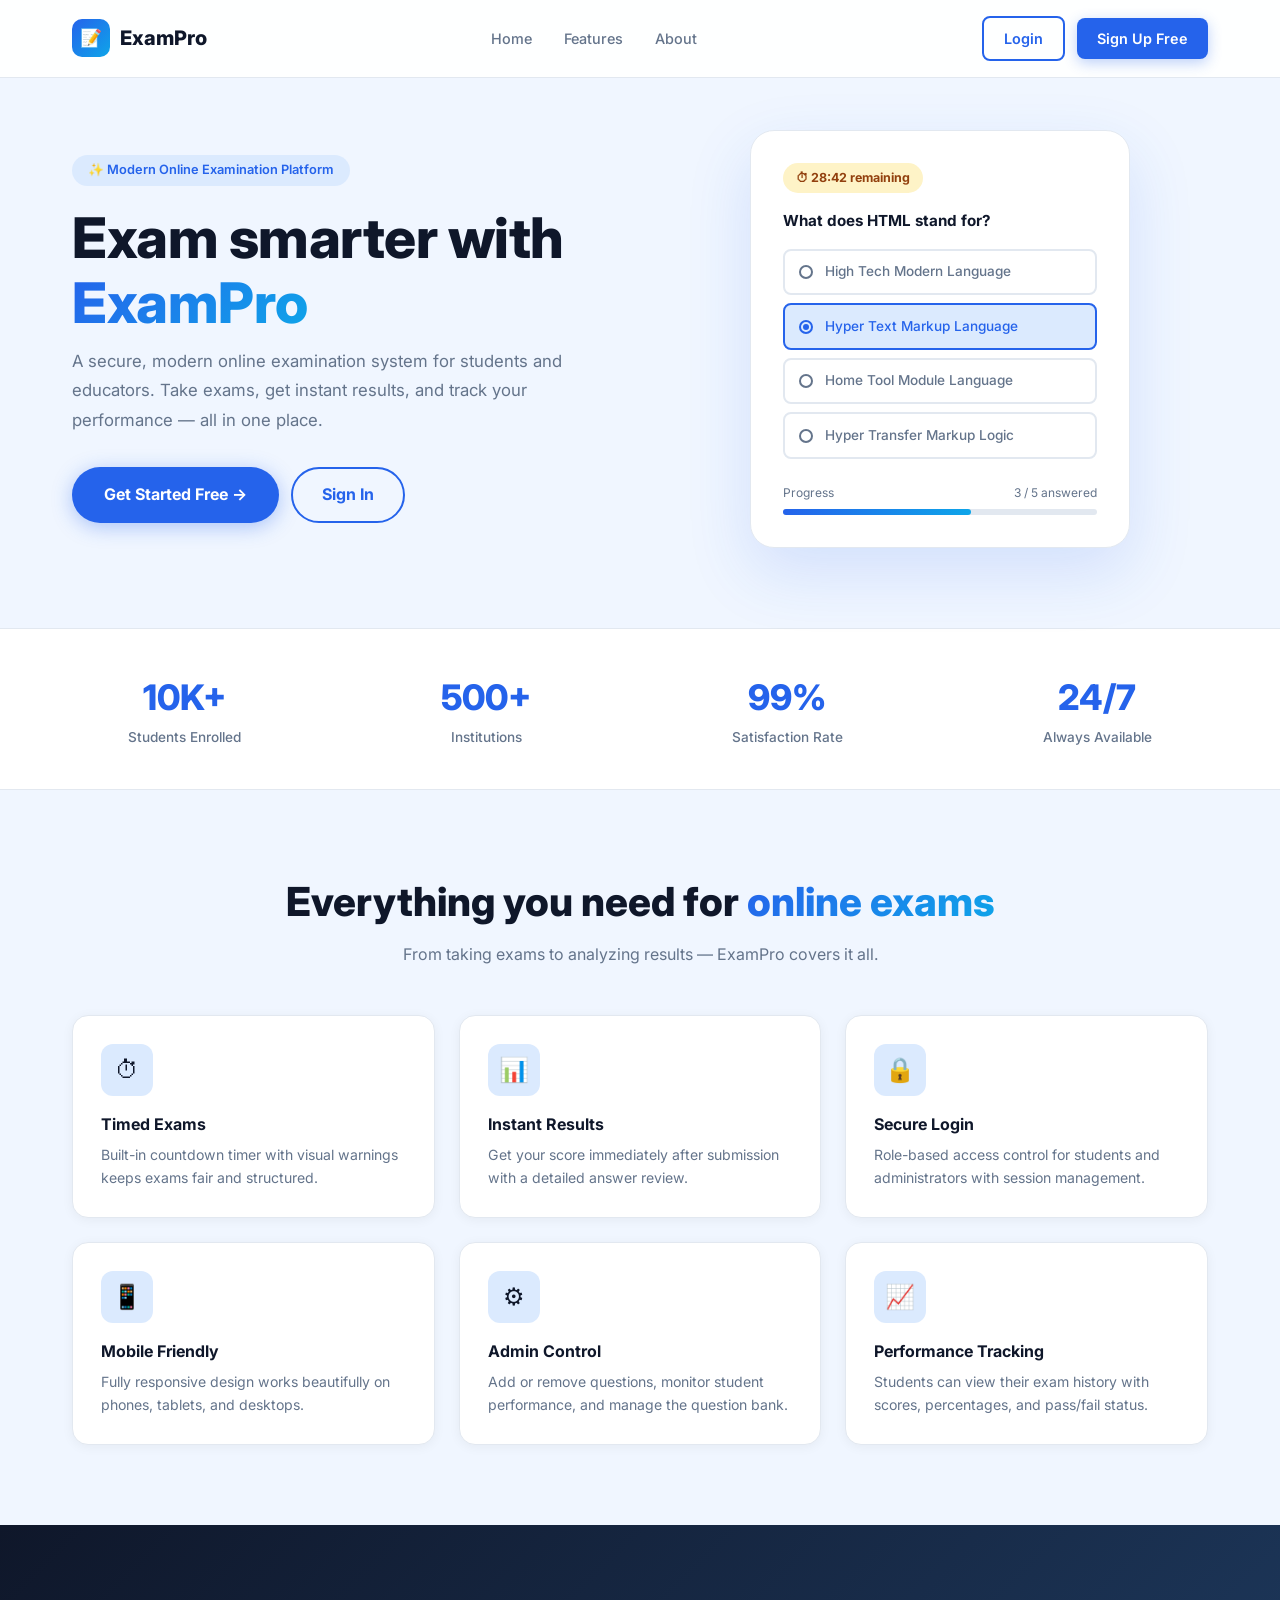
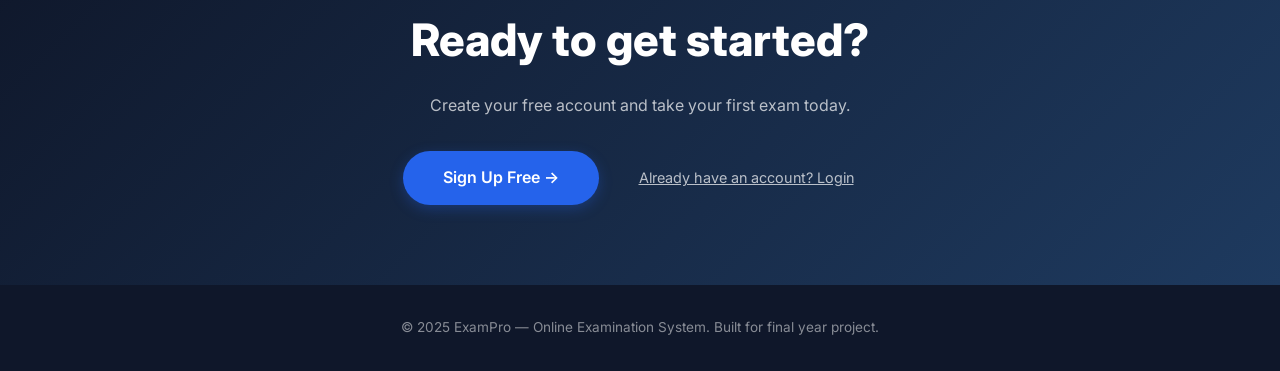
<file: templates/index.html>
<!DOCTYPE html>
<html lang="en">
<head>
    <meta charset="UTF-8">
    <meta name="viewport" content="width=device-width, initial-scale=1.0">
    <title>ExamPro — Online Examination System</title>
    <meta name="description" content="ExamPro is a modern, secure online examination platform for students and educational institutions.">
    <link href="https://fonts.googleapis.com/css2?family=Inter:wght@300;400;500;600;700;800&display=swap" rel="stylesheet">
    <style>
        :root {
            --primary: #2563eb;
            --primary-dark: #1d4ed8;
            --primary-light: #dbeafe;
            --secondary: #0ea5e9;
            --success: #10b981;
            --text: #0f172a;
            --text-muted: #64748b;
            --bg: #f0f6ff;
            --surface: #ffffff;
            --border: #e2e8f0;
            --font: 'Inter', system-ui, sans-serif;
        }

        *, *::before, *::after { margin: 0; padding: 0; box-sizing: border-box; }
        html { scroll-behavior: smooth; }

        body {
            font-family: var(--font);
            background: var(--bg);
            color: var(--text);
            line-height: 1.6;
            overflow-x: hidden;
            -webkit-font-smoothing: antialiased;
        }

        /* ── Navbar ── */
        header {
            background: rgba(255,255,255,.92);
            backdrop-filter: blur(12px);
            border-bottom: 1px solid var(--border);
            position: fixed;
            top: 0; left: 0; right: 0;
            z-index: 999;
        }

        nav {
            max-width: 1200px;
            margin: 0 auto;
            padding: 1rem 2rem;
            display: flex;
            align-items: center;
            justify-content: space-between;
        }

        .logo {
            display: flex;
            align-items: center;
            gap: .6rem;
            text-decoration: none;
            font-size: 1.25rem;
            font-weight: 800;
            color: var(--text);
        }

        .logo-icon {
            width: 38px; height: 38px;
            background: linear-gradient(135deg, var(--primary), var(--secondary));
            border-radius: 10px;
            display: flex; align-items: center; justify-content: center;
            font-size: 1.1rem;
        }

        .nav-links {
            display: flex;
            align-items: center;
            gap: 2rem;
            list-style: none;
        }

        .nav-links a {
            text-decoration: none;
            color: var(--text-muted);
            font-size: .9rem;
            font-weight: 500;
            transition: color .2s;
        }

        .nav-links a:hover { color: var(--primary); }

        .nav-cta {
            display: flex;
            align-items: center;
            gap: .75rem;
        }

        .btn {
            display: inline-flex;
            align-items: center;
            gap: .4rem;
            padding: .55rem 1.25rem;
            border-radius: 8px;
            font-size: .9rem;
            font-weight: 600;
            text-decoration: none;
            transition: all .2s;
            border: none;
            cursor: pointer;
            font-family: var(--font);
        }

        .btn-outline {
            color: var(--primary);
            border: 2px solid var(--primary);
            background: transparent;
        }
        .btn-outline:hover { background: var(--primary-light); }

        .btn-solid {
            background: var(--primary);
            color: #fff;
            box-shadow: 0 4px 14px rgba(37,99,235,.3);
        }
        .btn-solid:hover { background: var(--primary-dark); transform: translateY(-1px); }

        .mobile-menu-btn {
            display: none;
            background: none;
            border: none;
            cursor: pointer;
            flex-direction: column;
            gap: 5px;
            padding: 4px;
        }

        .mobile-menu-btn span {
            display: block;
            width: 22px; height: 2.5px;
            background: var(--text);
            border-radius: 2px;
            transition: all .3s;
        }

        /* ── Hero ── */
        .hero {
            padding: 130px 2rem 80px;
            max-width: 1200px;
            margin: 0 auto;
            display: flex;
            align-items: center;
            gap: 4rem;
        }

        .hero-content {
            flex: 1;
            max-width: 560px;
            animation: fadeUp .7s ease both;
        }

        .hero-badge {
            display: inline-flex;
            align-items: center;
            gap: .5rem;
            background: var(--primary-light);
            color: var(--primary);
            padding: .35rem 1rem;
            border-radius: 999px;
            font-size: .8rem;
            font-weight: 600;
            margin-bottom: 1.25rem;
        }

        .hero h1 {
            font-size: clamp(2.2rem, 5vw, 3.5rem);
            font-weight: 800;
            line-height: 1.15;
            color: var(--text);
            margin-bottom: .75rem;
            letter-spacing: -.5px;
        }

        .hero-gradient-text {
            background: linear-gradient(135deg, var(--primary), var(--secondary));
            -webkit-background-clip: text;
            -webkit-text-fill-color: transparent;
            background-clip: text;
        }

        .hero-desc {
            font-size: 1.05rem;
            color: var(--text-muted);
            margin-bottom: 2rem;
            line-height: 1.75;
        }

        .hero-buttons {
            display: flex;
            gap: .75rem;
            flex-wrap: wrap;
        }

        .hero-btn-primary {
            background: var(--primary);
            color: #fff;
            padding: .85rem 2rem;
            border-radius: 999px;
            font-size: 1rem;
            font-weight: 700;
            box-shadow: 0 4px 20px rgba(37,99,235,.35);
        }
        .hero-btn-primary:hover { background: var(--primary-dark); transform: translateY(-2px); }

        .hero-btn-secondary {
            color: var(--primary);
            border: 2px solid var(--primary);
            padding: .82rem 1.8rem;
            border-radius: 999px;
            font-size: 1rem;
            font-weight: 700;
        }
        .hero-btn-secondary:hover { background: var(--primary-light); }

        /* Hero Illustration */
        .hero-visual {
            flex: 1;
            display: flex;
            justify-content: center;
            animation: fadeRight .7s ease .2s both;
        }

        .hero-card {
            width: 380px;
            background: var(--surface);
            border-radius: 24px;
            padding: 2rem;
            box-shadow: 0 24px 64px rgba(37,99,235,.15);
            border: 1px solid var(--border);
        }

        .mock-question {
            font-weight: 700;
            font-size: .95rem;
            color: var(--text);
            margin-bottom: 1rem;
        }

        .mock-option {
            display: flex;
            align-items: center;
            gap: .75rem;
            padding: .65rem .9rem;
            border: 2px solid var(--border);
            border-radius: 8px;
            margin-bottom: .5rem;
            font-size: .85rem;
            color: var(--text-muted);
            font-weight: 500;
        }

        .mock-option.selected {
            border-color: var(--primary);
            background: var(--primary-light);
            color: var(--primary);
        }

        .mock-radio {
            width: 14px; height: 14px;
            border: 2px solid currentColor;
            border-radius: 50%;
            flex-shrink: 0;
            display: flex; align-items: center; justify-content: center;
        }

        .mock-radio.filled::after {
            content: '';
            width: 6px; height: 6px;
            background: currentColor;
            border-radius: 50%;
        }

        .mock-progress {
            margin-top: 1.5rem;
        }

        .mock-progress-label {
            display: flex;
            justify-content: space-between;
            font-size: .75rem;
            color: var(--text-muted);
            margin-bottom: .4rem;
        }

        .mock-progress-bar {
            background: var(--border);
            border-radius: 999px;
            height: 6px;
        }

        .mock-progress-fill {
            width: 60%;
            height: 100%;
            background: linear-gradient(90deg, var(--primary), var(--secondary));
            border-radius: 999px;
        }

        .mock-timer {
            display: inline-flex;
            align-items: center;
            gap: .35rem;
            background: #fef3c7;
            color: #92400e;
            padding: .3rem .8rem;
            border-radius: 999px;
            font-size: .78rem;
            font-weight: 700;
            margin-bottom: 1rem;
        }

        /* ── Stats ── */
        .stats-section {
            background: var(--surface);
            border-top: 1px solid var(--border);
            border-bottom: 1px solid var(--border);
            padding: 2.5rem 2rem;
        }

        .stats-inner {
            max-width: 1200px;
            margin: 0 auto;
            display: flex;
            justify-content: space-around;
            align-items: center;
            flex-wrap: wrap;
            gap: 1.5rem;
        }

        .stat-item {
            text-align: center;
            animation: fadeUp .6s ease both;
        }

        .stat-item:nth-child(2) { animation-delay: .1s; }
        .stat-item:nth-child(3) { animation-delay: .2s; }

        .stat-num { font-size: 2.2rem; font-weight: 800; color: var(--primary); }
        .stat-lbl { font-size: .85rem; color: var(--text-muted); font-weight: 500; margin-top: 2px; }

        /* ── Features ── */
        .features-section {
            padding: 5rem 2rem;
            max-width: 1200px;
            margin: 0 auto;
        }

        .section-heading {
            text-align: center;
            margin-bottom: 3rem;
        }

        .section-heading h2 {
            font-size: clamp(1.6rem, 4vw, 2.5rem);
            font-weight: 800;
            margin-bottom: .5rem;
        }

        .section-heading p {
            color: var(--text-muted);
            font-size: 1rem;
        }

        .features-grid {
            display: grid;
            grid-template-columns: repeat(auto-fit, minmax(280px, 1fr));
            gap: 1.5rem;
        }

        .feature-card {
            background: var(--surface);
            border-radius: 16px;
            padding: 1.75rem;
            border: 1px solid var(--border);
            box-shadow: 0 2px 12px rgba(0,0,0,.05);
            transition: transform .2s, box-shadow .2s;
        }

        .feature-card:hover {
            transform: translateY(-4px);
            box-shadow: 0 12px 32px rgba(37,99,235,.12);
        }

        .feature-icon {
            width: 52px; height: 52px;
            background: var(--primary-light);
            border-radius: 12px;
            display: flex; align-items: center; justify-content: center;
            font-size: 1.5rem;
            margin-bottom: 1rem;
        }

        .feature-title {
            font-size: 1rem;
            font-weight: 700;
            margin-bottom: .4rem;
        }

        .feature-desc {
            font-size: .88rem;
            color: var(--text-muted);
            line-height: 1.6;
        }

        /* ── CTA ── */
        .cta-section {
            background: linear-gradient(135deg, #0f172a 0%, #1e3a5f 100%);
            color: #fff;
            padding: 5rem 2rem;
            text-align: center;
        }

        .cta-section h2 {
            font-size: clamp(1.8rem, 4vw, 2.8rem);
            font-weight: 800;
            margin-bottom: 1rem;
        }

        .cta-section p {
            color: rgba(255,255,255,.7);
            font-size: 1rem;
            margin-bottom: 2rem;
        }

        /* ── Footer ── */
        footer {
            background: #0f172a;
            color: rgba(255,255,255,.5);
            text-align: center;
            padding: 2rem;
            font-size: .85rem;
        }

        /* ── Animations ── */
        @keyframes fadeUp {
            from { opacity: 0; transform: translateY(28px); }
            to   { opacity: 1; transform: translateY(0); }
        }

        @keyframes fadeRight {
            from { opacity: 0; transform: translateX(40px); }
            to   { opacity: 1; transform: translateX(0); }
        }

        /* ── Responsive ── */
        @media (max-width: 900px) {
            .hero {
                flex-direction: column;
                text-align: center;
                padding-top: 110px;
            }
            .hero-content { max-width: 100%; }
            .hero-buttons { justify-content: center; }
            .hero-visual { margin-top: 1rem; }
            .hero-card { width: 100%; max-width: 380px; }
            .nav-links { display: none; }
            .mobile-menu-btn { display: flex; }
        }

        @media (max-width: 480px) {
            .hero { padding: 90px 1rem 60px; }
            .hero-buttons { flex-direction: column; }
            .hero-btn-primary, .hero-btn-secondary { text-align: center; }
        }

        /* Mobile Nav */
        #mobileNav {
            display: none;
            flex-direction: column;
            background: var(--surface);
            border-top: 1px solid var(--border);
            padding: 1rem;
            gap: .5rem;
        }

        #mobileNav.open { display: flex; }
        #mobileNav a {
            text-decoration: none;
            color: var(--text);
            padding: .6rem .75rem;
            border-radius: 8px;
            font-size: .9rem;
            font-weight: 500;
        }
        #mobileNav a:hover { background: var(--bg); }
    </style>
</head>
<body>

<!-- ── Navbar ── -->
<header id="mainHeader">
    <nav>
        <a href="/" class="logo">
            <div class="logo-icon">📝</div>
            ExamPro
        </a>

        <ul class="nav-links">
            <li><a href="#home">Home</a></li>
            <li><a href="#features">Features</a></li>
            <li><a href="#about">About</a></li>
        </ul>

        <div class="nav-cta">
        <a href="/login" class="btn btn-outline">Login</a>
            <a href="/register" class="btn btn-solid">Sign Up Free</a>
        </div>

        <button class="mobile-menu-btn" onclick="toggleMobileNav()" aria-label="Menu">
            <span></span><span></span><span></span>
        </button>
    </nav>

    <!-- Mobile Nav -->
    <div id="mobileNav">
        <a href="#home">🏠 Home</a>
        <a href="#features">⭐ Features</a>
        <a href="#about">ℹ About</a>
        <a href="/register" style="color:var(--primary);font-weight:700;">→ Sign Up Free</a>
        <a href="/login" style="color:var(--text-muted);">Login</a>
    </div>
</header>

<!-- ── Hero ── -->
<section class="hero" id="home">
    <div class="hero-content">
        <div class="hero-badge">✨ Modern Online Examination Platform</div>
        <h1>Exam smarter with<br><span class="hero-gradient-text">ExamPro</span></h1>
        <p class="hero-desc">
            A secure, modern online examination system for students and educators.
            Take exams, get instant results, and track your performance — all in one place.
        </p>
        <div class="hero-buttons">
            <a href="/register" class="btn hero-btn-primary">Get Started Free →</a>
                <a href="/login" class="btn hero-btn-secondary">Sign In</a>
        </div>
    </div>

    <div class="hero-visual">
        <div class="hero-card">
            <div class="mock-timer">⏱ 28:42 remaining</div>
            <div class="mock-question">What does HTML stand for?</div>
            <div class="mock-option">
                <div class="mock-radio"></div>
                High Tech Modern Language
            </div>
            <div class="mock-option selected">
                <div class="mock-radio filled"></div>
                Hyper Text Markup Language
            </div>
            <div class="mock-option">
                <div class="mock-radio"></div>
                Home Tool Module Language
            </div>
            <div class="mock-option">
                <div class="mock-radio"></div>
                Hyper Transfer Markup Logic
            </div>
            <div class="mock-progress">
                <div class="mock-progress-label">
                    <span>Progress</span>
                    <span>3 / 5 answered</span>
                </div>
                <div class="mock-progress-bar">
                    <div class="mock-progress-fill"></div>
                </div>
            </div>
        </div>
    </div>
</section>

<!-- ── Stats ── -->
<section class="stats-section">
    <div class="stats-inner">
        <div class="stat-item">
            <div class="stat-num">10K+</div>
            <div class="stat-lbl">Students Enrolled</div>
        </div>
        <div class="stat-item">
            <div class="stat-num">500+</div>
            <div class="stat-lbl">Institutions</div>
        </div>
        <div class="stat-item">
            <div class="stat-num">99%</div>
            <div class="stat-lbl">Satisfaction Rate</div>
        </div>
        <div class="stat-item">
            <div class="stat-num">24/7</div>
            <div class="stat-lbl">Always Available</div>
        </div>
    </div>
</section>

<!-- ── Features ── -->
<section class="features-section" id="features">
    <div class="section-heading">
        <h2>Everything you need for <span class="hero-gradient-text">online exams</span></h2>
        <p>From taking exams to analyzing results — ExamPro covers it all.</p>
    </div>

    <div class="features-grid">
        <div class="feature-card">
            <div class="feature-icon">⏱</div>
            <div class="feature-title">Timed Exams</div>
            <div class="feature-desc">Built-in countdown timer with visual warnings keeps exams fair and structured.</div>
        </div>
        <div class="feature-card">
            <div class="feature-icon">📊</div>
            <div class="feature-title">Instant Results</div>
            <div class="feature-desc">Get your score immediately after submission with a detailed answer review.</div>
        </div>
        <div class="feature-card">
            <div class="feature-icon">🔒</div>
            <div class="feature-title">Secure Login</div>
            <div class="feature-desc">Role-based access control for students and administrators with session management.</div>
        </div>
        <div class="feature-card">
            <div class="feature-icon">📱</div>
            <div class="feature-title">Mobile Friendly</div>
            <div class="feature-desc">Fully responsive design works beautifully on phones, tablets, and desktops.</div>
        </div>
        <div class="feature-card">
            <div class="feature-icon">⚙️</div>
            <div class="feature-title">Admin Control</div>
            <div class="feature-desc">Add or remove questions, monitor student performance, and manage the question bank.</div>
        </div>
        <div class="feature-card">
            <div class="feature-icon">📈</div>
            <div class="feature-title">Performance Tracking</div>
            <div class="feature-desc">Students can view their exam history with scores, percentages, and pass/fail status.</div>
        </div>
    </div>
</section>

<!-- ── CTA ── -->
<section class="cta-section" id="about">
    <h2>Ready to get started?</h2>
    <p>Create your free account and take your first exam today.</p>
    <div style="display:flex;gap:1rem;justify-content:center;flex-wrap:wrap;">
        <a href="/register" class="btn btn-solid" style="font-size:1rem;padding:.9rem 2.5rem;border-radius:999px;">
            Sign Up Free →
        </a>
        <a href="/login" style="color:rgba(255,255,255,.7);font-size:.9rem;padding:.9rem 1.5rem;
                               display:inline-flex;align-items:center;">
            Already have an account? Login
        </a>
    </div>
</section>

<!-- ── Footer ── -->
<footer>
    <p>© 2025 ExamPro — Online Examination System. Built for final year project.</p>
</footer>

<script>
function toggleMobileNav() {
    document.getElementById('mobileNav').classList.toggle('open');
}

// Sticky header shadow on scroll
window.addEventListener('scroll', () => {
    const h = document.getElementById('mainHeader');
    h.style.boxShadow = window.scrollY > 40
        ? '0 4px 24px rgba(0,0,0,.08)'
        : 'none';
});

// Smooth scroll
document.querySelectorAll('a[href^="#"]').forEach(a => {
    a.addEventListener('click', e => {
        const target = document.querySelector(a.getAttribute('href'));
        if (target) {
            e.preventDefault();
            target.scrollIntoView({ behavior: 'smooth', block: 'start' });
            document.getElementById('mobileNav').classList.remove('open');
        }
    });
});
</script>
</body>
</html>
</file>
